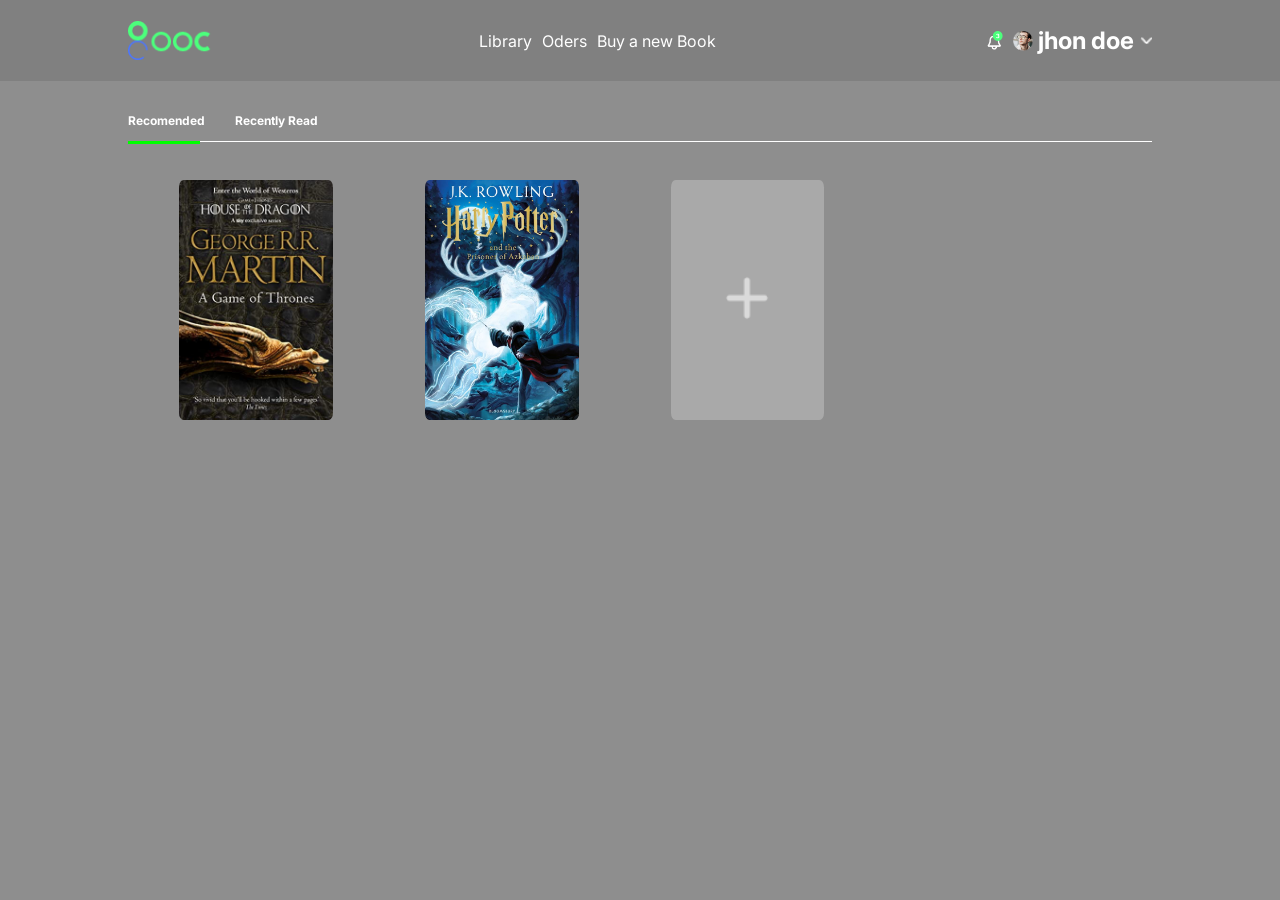
<file: index.html>
<!DOCTYPE html>
<html lang="en">

<head>
    <meta charset="UTF-8">
    <meta name="viewport" content="width=device-width, initial-scale=1.0">
    <title>Document</title>
    <link rel="stylesheet" href="style.css">
</head>

<body>
    <!-- Top Navigaigation section start  -->
    <section class="top-header">
        <div class="top-header-container">
            <img src="./assets/images/logo.png" height="39" width="auto" alt="">
            <ul>
                <li>Library</li>
                <li>Oders</li>
                <li>Buy a new Book</li>
            </ul>
            <div class="notifications">
                <img src="../assets/icouns/notification-bell.png" alt="">
                <img src="./assets/icouns/profile pic.png" alt="">
                <h2>jhon doe</h3>
                    <img class="arrow" src="./assets/icouns/down arrow.png" alt="">
            </div>
        </div>
    </section>
    <!-- Top Navigaigation section end -->

    <!-- Top Recomended section start -->
    <section class="bottom">
        <div class="bottom-recomended">
            <h1>Recomended</h1>
            <h1>Recently Read</h1>
        </div>
        <div class="bottom-line">
            <div class="green-line"></div>
        </div>
    </section>
    <!-- Top Recomended section end -->

    <!-- Middle Body section start-->
    <section class="card-grid">
        <div class="cards">
           
        </div>

    </section>
    <!-- Middle Body section end-->

    <script src="script.js"></script>

    <body>

</html>
</file>
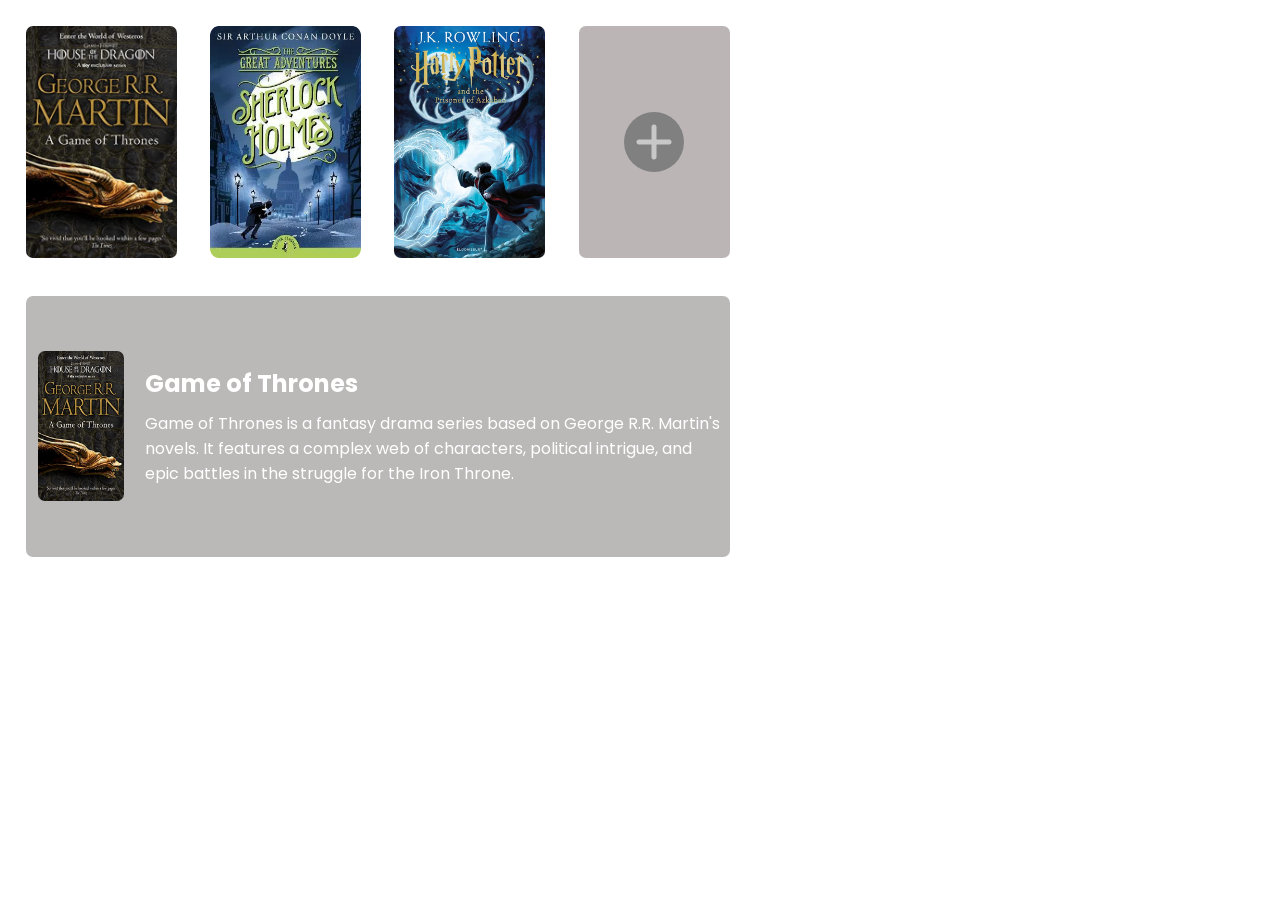
<file: seprator/index.html>
<!DOCTYPE html>
<html lang="en">

<head>
    <meta charset="UTF-8">
    <meta name="viewport" content="width=device-width, initial-scale=1.0">
    <title>Document</title>
    <link rel="stylesheet" href="style.css">

</head>

<body>

    <section class="card-grid">
        <div class="cards" onclick="img1()"><img src="/assets/images/game-of-thrones-the.jpg" alt=""></div>
        <div class="cards" onclick="img2()"><img src="./assets/images/sherlock-holems.jpg" alt=""></div>
        <div class="cards" onclick="img3()"><img src="./assets/images/harry-potter.jpg" alt=""></div>

        <div class="add-items cards" onclick="addNewItem(),addNewItemStyles()">
            <div class="add-items__round-button">
                <img src="./assets/icouns/cross.png" alt="">
            </div>
        </div>
    </section>

    <section class="book-details">
        <div class="card-botom"><img src="/assets/images/game-of-thrones-the.jpg" alt=""></div>
        <div class="text">
            <h1 id="title">Game of Thrones </h1>
            <p id="discription">Game of Thrones is a fantasy drama series based on George R.R. Martin's novels. It
                features a complex web of characters, political intrigue, and epic battles in the struggle for the Iron
                Throne.</p>
        </div>
    </section>

    <section class="add-new-item">
        <h1>Add New Book</h1>
        <form class="add-book-form">
            <label for="book-title">Title:</label>
            <input type="text" id="book-title" name="book-title" placeholder="Enter book title" required>

            <!-- <label for="book-author">Author:</label>
            <input type="text" id="book-author" name="book-author" placeholder="Enter author name" required> -->

            <label for="book-description">Description:</label>
            <textarea id="book-description" name="book-description" placeholder="Enter book description"
                required></textarea>

            <label for="book-image">Image URL:</label>
            <input type="url" id="book-image" name="book-image" placeholder="Enter image URL">

            <button type="submit" class="submit" onclick="addbtn()">Add Book</button>
        </form>
    </section>

    <script src="script.js"></script>
    <!-- <script src="autoRefresh.js"></script> -->
</body>

</html>
</file>
<file: style.css>
@import url('https://fonts.googleapis.com/css2?family=Inter:wght@400;500;700&display=swap');

* {
    margin: 0;
    padding: 0;
    box-sizing: border-box;
    font-family: 'Inter';
}

body {
    /* overflow: hidden; */
    background-color: rgba(0, 0, 0, 0.445);
}

/* Top Navigation section start */
.top-header {
    background-color: gray;
    height: 9vh;
    /* border: 1px solid #ff0000; */
    display: flex;
    flex-direction: column;
    justify-content: center;
}

.top-header-container {
    display: flex;
    justify-content: space-between;
    align-items: center;
    color: white;
    margin: 0 10%;
    /* border: 1px solid #07e612; */
}


.top-header-container>ul {
    display: flex;
    flex-direction: row;
    gap: 10px;
}

.top-header-container>ul>li {
    list-style: none;
}

.top-header-container>.notifications {
    display: flex;
    flex-direction: row;
    justify-content: center;
    align-items: center;
}

.top-header-container>.notifications>img:not(.arrow) {
    height: 20px;
    width: auto;
    margin: 5px;
}

.top-header-container>.notifications>.arrow {
    height: 7px;
    width: auto;
    margin-left: 6px;
}

/* Top Navigation section end */

/* Top Recomended section start  */
.bottom {
    /* height: 100vh; */
    color: white;
    font-size: 0.5rem;
}

.bottom-recomended {
    display: flex;
    gap: 30px;
    /* margin: 0 10%; */
    padding: 2.5% 10% 1% 10%;
}

.bottom-line {
    background-color: #fff;
    height: 1px;
    margin: 0 10%;
}

.green-line {
    background-color: rgb(0, 255, 0);
    height: 3px;
    width: 7%;
}

/* Top Recomended section end  */


.img-card > img {
    border-radius: 3%;
}

.card-grid {
    display: flex;
    flex-direction: column;
    width: 80%;
    /* border: 2px solid red ; */
    /* background-color: rgb(255, 255, 255); */
    margin: 3% 3% 1% 14%;
}

.cards {
    display: grid;
    grid-template-columns: repeat(4, 15%);
    grid-template-rows: repeat(auto, auto);
    grid-gap: 9%;
}


/* .card-grid>.cards>.add-btn {
    background-color: #ffffffd5;
    border-radius: 50%;
} */

/* .img-card {
    height: auto;
    width: 82%;
    } */
    
    .img-card:hover:not(.add-btn) {
        box-shadow: 0 0 28px rgb(0, 183, 255);
        transform: scale(1.1);
        transition: box-shadow 0.1s ease-in-out;
        border-radius: 7px;
    /* border: 7px solid green;  */
    /* overflow: hiodden; */
}

/* Middle Body section end */
</file>
<file: seprator/style.css>
@import url('https://fonts.googleapis.com/css2?family=Poppins:wght@400;500;600;700&display=swap');

* {
  margin: 0;
  padding: 0;
  box-sizing: border-box;
  font-family: 'Poppins';
}

img {
  max-width: 100%;
  display: block;
  height: 100%;
  border-radius: 7px;
}

.card-grid {
  display: grid;
  grid-template-columns: repeat(4, 15%);
  /* grid-template-rows: repeat(2, 10%); */
  grid-row-gap: 5%;
  margin: 26px;
  /* background-color: rgba(255, 0, 0, 0.192); */
}

.cards {
    height: auto;
    width: 82%;
    transition: box-shadow 0.1s ease-in-out;
  }

  .cards:hover {
    box-shadow: 0 0 20px rgb(0, 183, 255);
    transform: scale(1.1);
    /* border: 7px solid green;  */
    /* overflow: hiodden; */
} 

.card-grid > .add-items {
  height: auto;
  width: 82%;
  background-color: #bbb5b5;
  display: flex;
  justify-content: center;
  align-items: center;
  border-radius: 7px;
 }

.add-items__round-button {
  background-color: rgb(128, 128, 128);
  border-radius: 50%;
  height: 60px;
  width: 60px;
}

.book-details {
    height: 29vh;
    width: 55%;
    background-color: rgb(187, 184, 184);
    border-radius: 7px;
    
    margin: 38px 26px 26px 26px;
    display: flex;
    flex-direction: row;
    justify-content: center;
    align-items: center;
}


.book-details>.card-botom>img {
  width: 220px;
  height: 150px;
  margin: 0% 0% 0%  14%;
}

.book-details > .text {
  margin: 0% 0% 0%  4%;
  color: white;
  /* border: 1px solid #000; */
}

.book-details > .text > * {
  padding:5px;
}

.add-new-item {
  height: 68%;
  width: 45%;
  background-color: rgba(128, 128, 128, 0.788);
  border-radius: 7px;
  backdrop-filter: blur(10px);
  position: absolute;
  z-index: -1;
  margin: 3px;
  z-index: 1;
  top: 0;
  left: 0;
  margin: 4% 5% 5% 5%;
  display: none;
 
} 

.add-new-item > .add-book-form > *:not(.submit){
  padding: 5px 0 0 0;
}

.submit {
  margin: 10px auto 0 auto;
  width: 40%;
}

.add-book-form {
  display: flex;
  flex-direction: column;
  width: 50%;
  /* justify-content: center; */
  /* align-items: center; */
}

/* .add-new-item > #add-book-form {

} */
</file>
